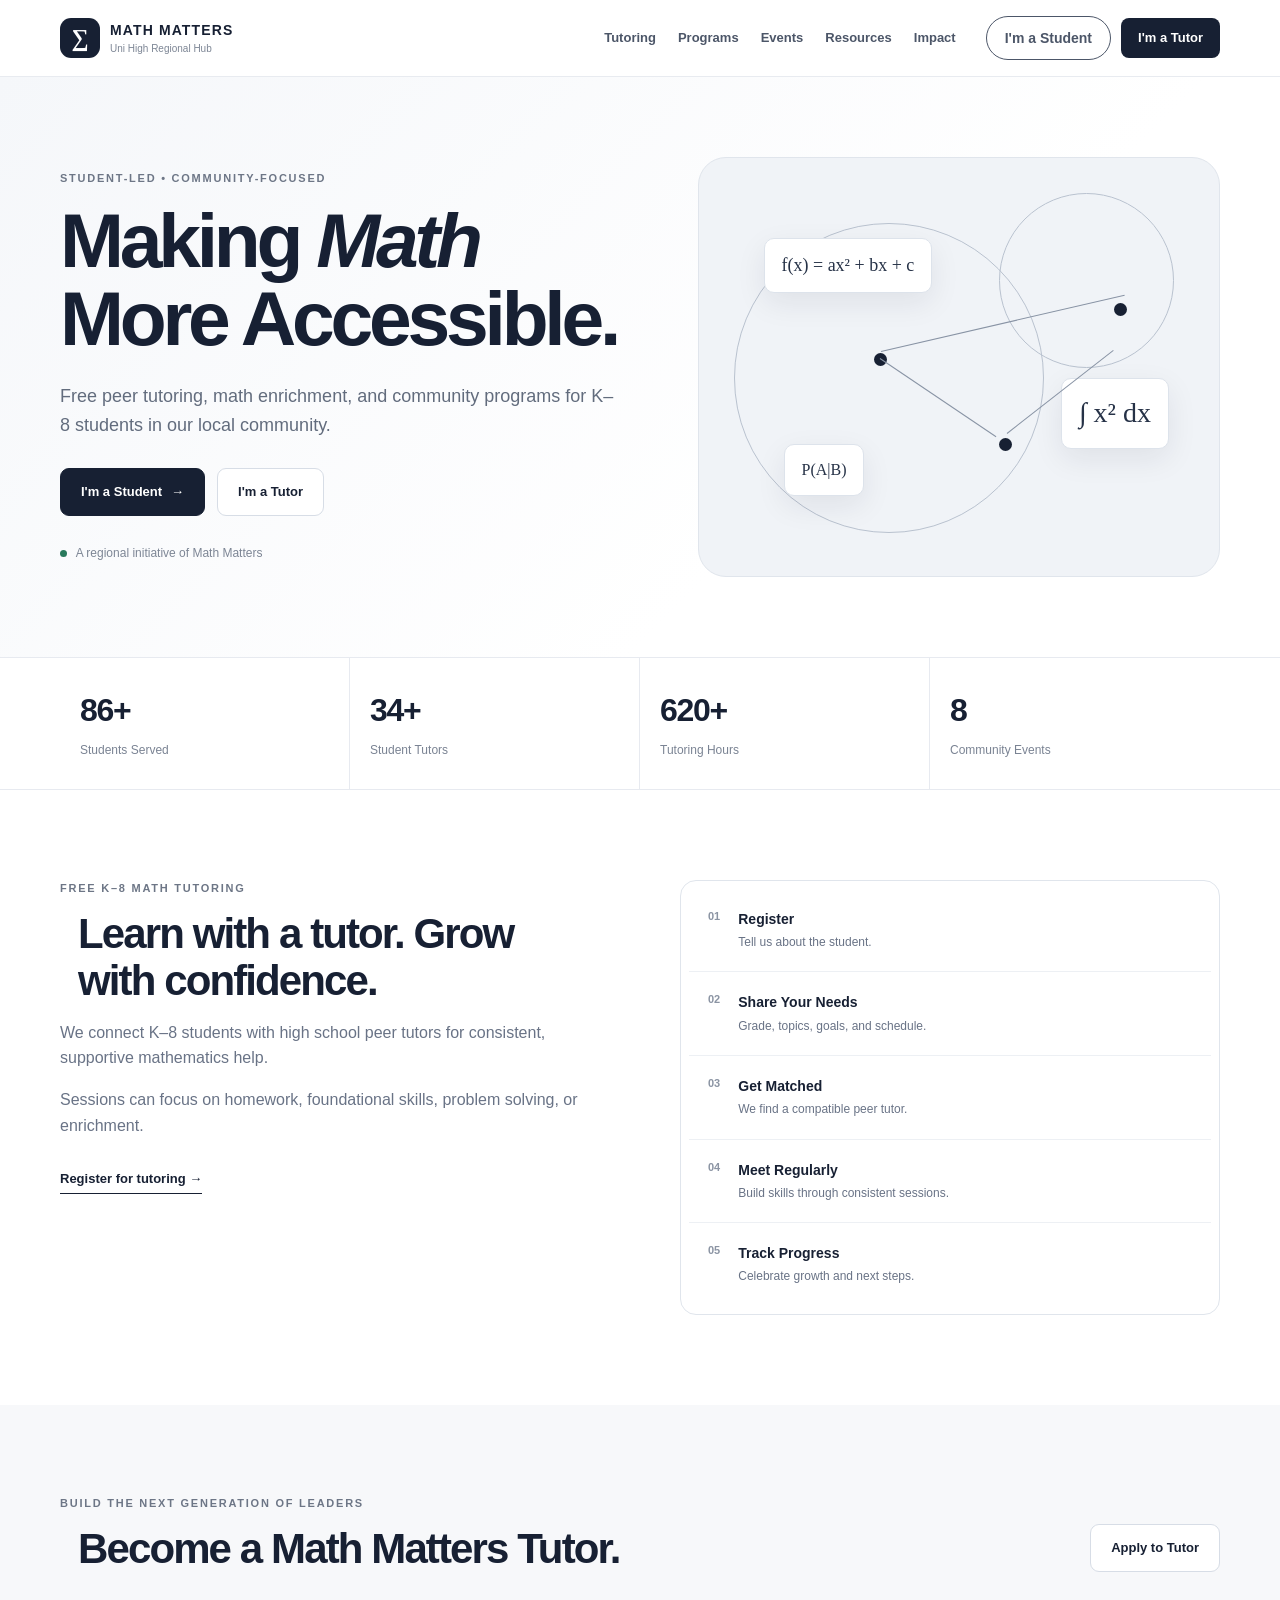
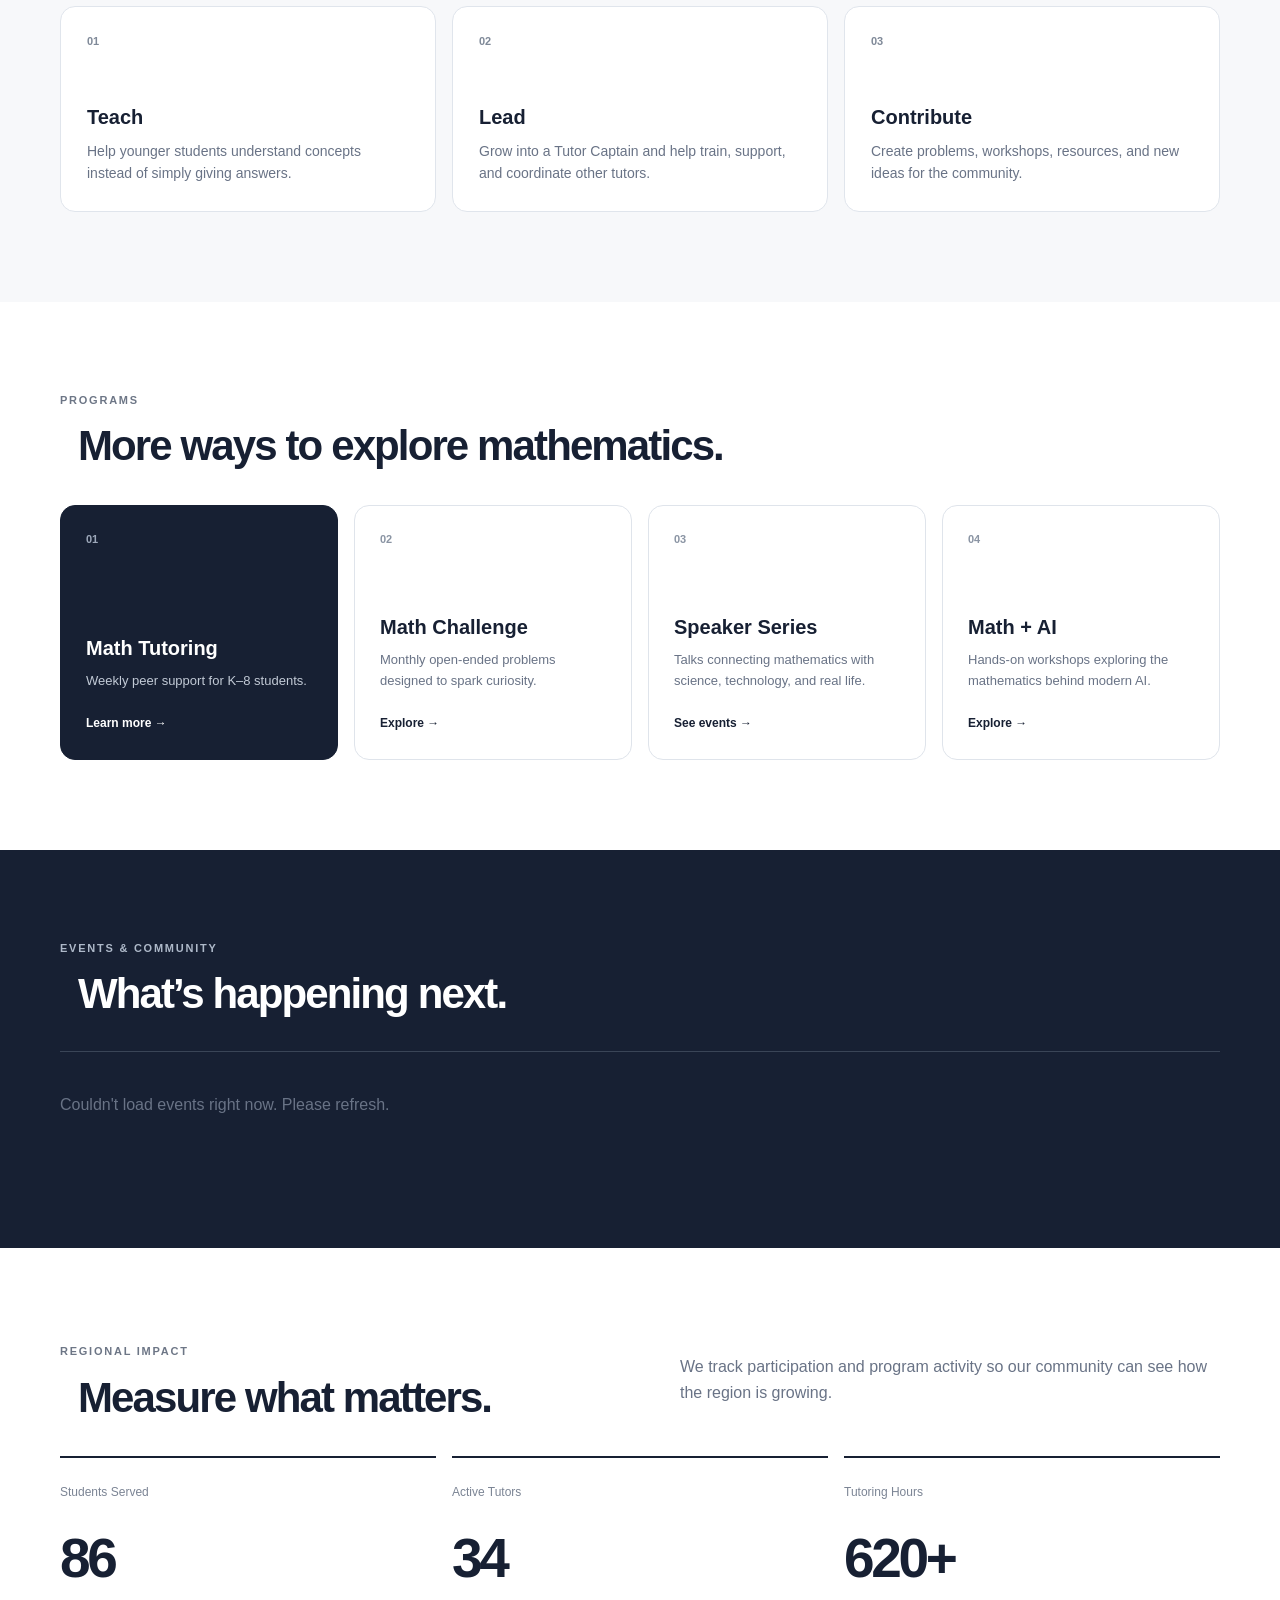
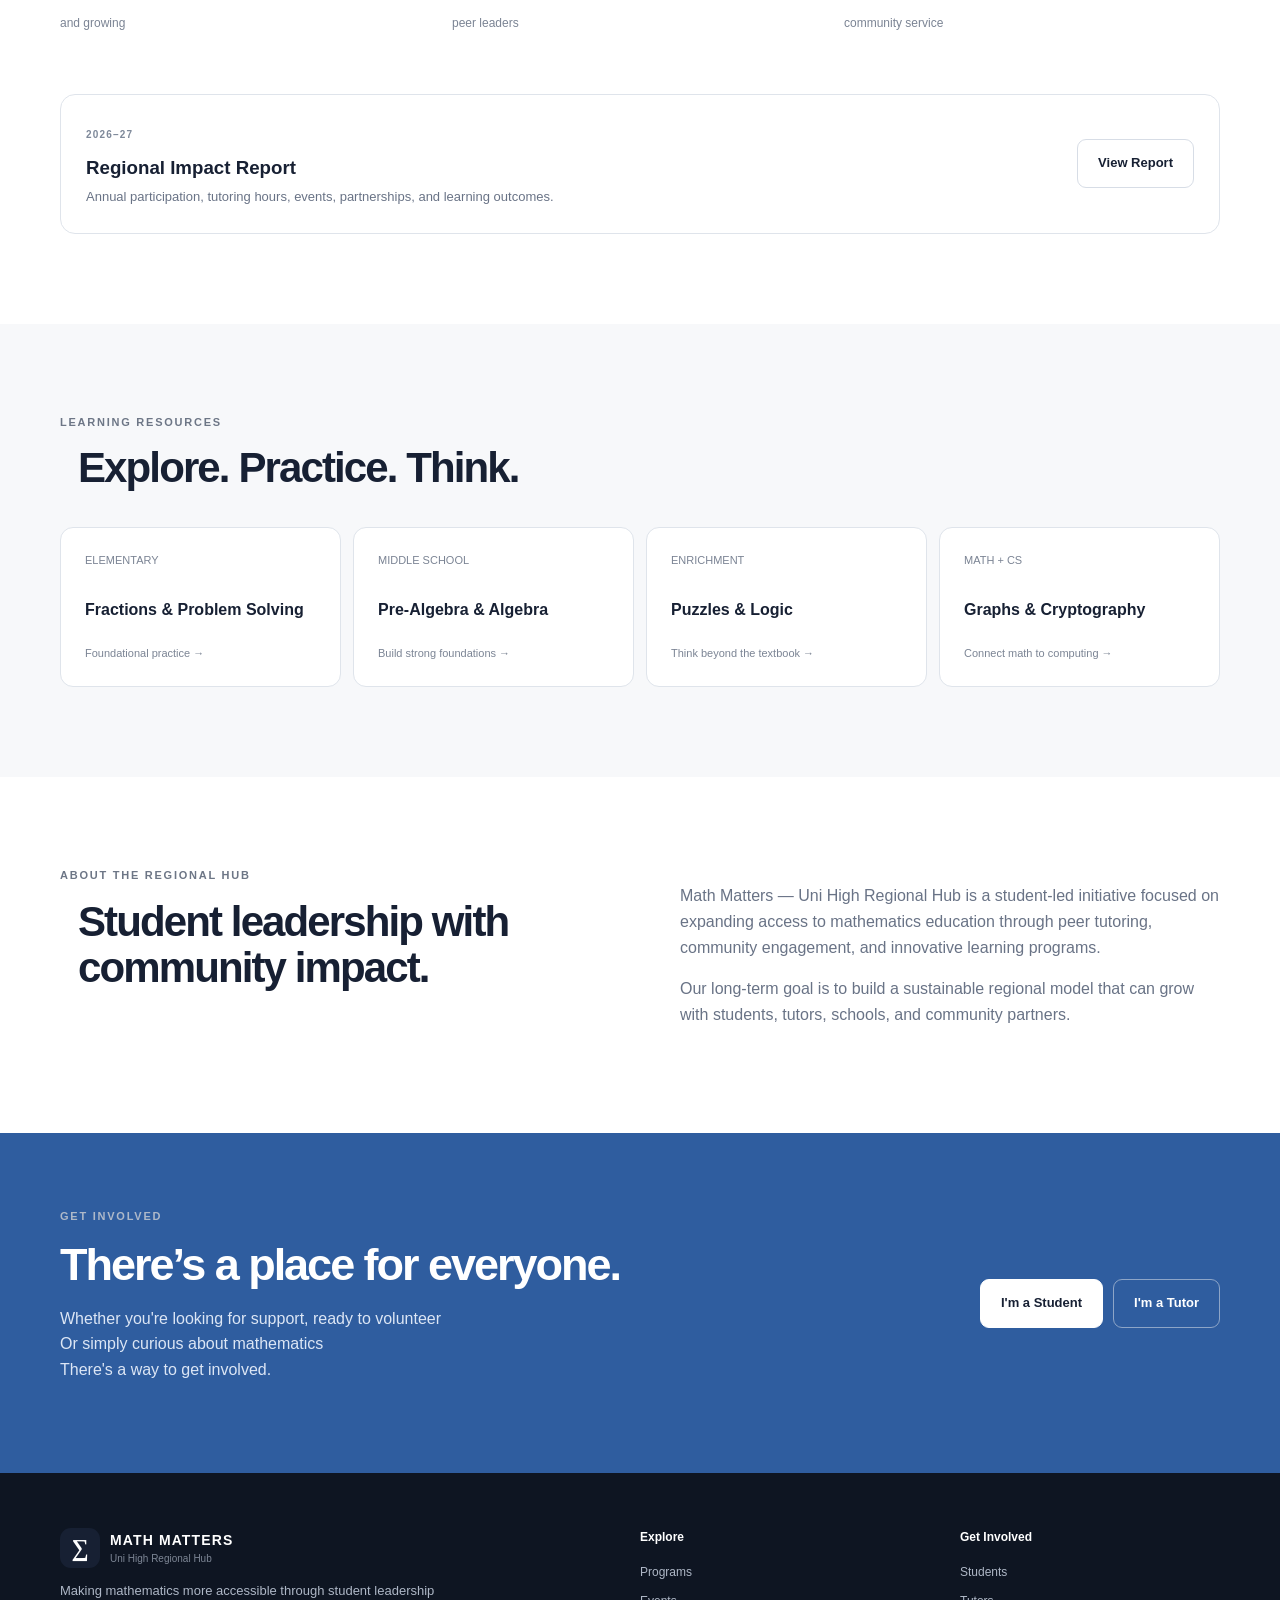
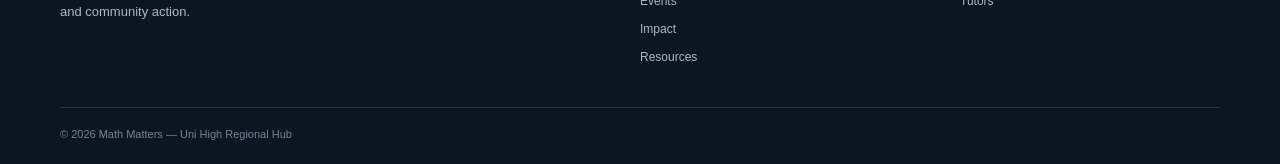
<file: go/index.html>
```html
<!DOCTYPE html>
<html lang="en">
<head>
    <meta charset="UTF-8">

    <!--
        ============================================
        Math Matters Permanent QR Redirect
        ============================================

        IMPORTANT:
        Only change the URL below when your actual
        Math Matters website changes.

        The QR code itself NEVER needs to change.
    -->

    <meta http-equiv="refresh"
          content="0; url=https://techastute09.github.io/MathMatters/">

    <meta name="viewport"
          content="width=device-width, initial-scale=1.0">

    <title>Math Matters</title>

    <script>
        // ==========================================
        // CHANGE ONLY THIS URL WHEN YOUR SITE MOVES
        // ==========================================

        const TARGET_URL = "https://techastute09.github.io/MathMatters/";

        // Redirect immediately
        window.location.replace(TARGET_URL);
    </script>

    <style>
        body {
            font-family: Arial, sans-serif;
            text-align: center;
            padding: 60px 20px;
            color: #333;
        }

        a {
            color: #2563eb;
        }
    </style>
</head>

<body>

    <h2>Math Matters</h2>

    <p>Redirecting...</p>

    <p>
        If you are not redirected automatically,
        <a id="manualLink" href="#">click here</a>.
    </p>

    <script>
        document.getElementById("manualLink").href = TARGET_URL;
    </script>

</body>
</html>
```
</file>
